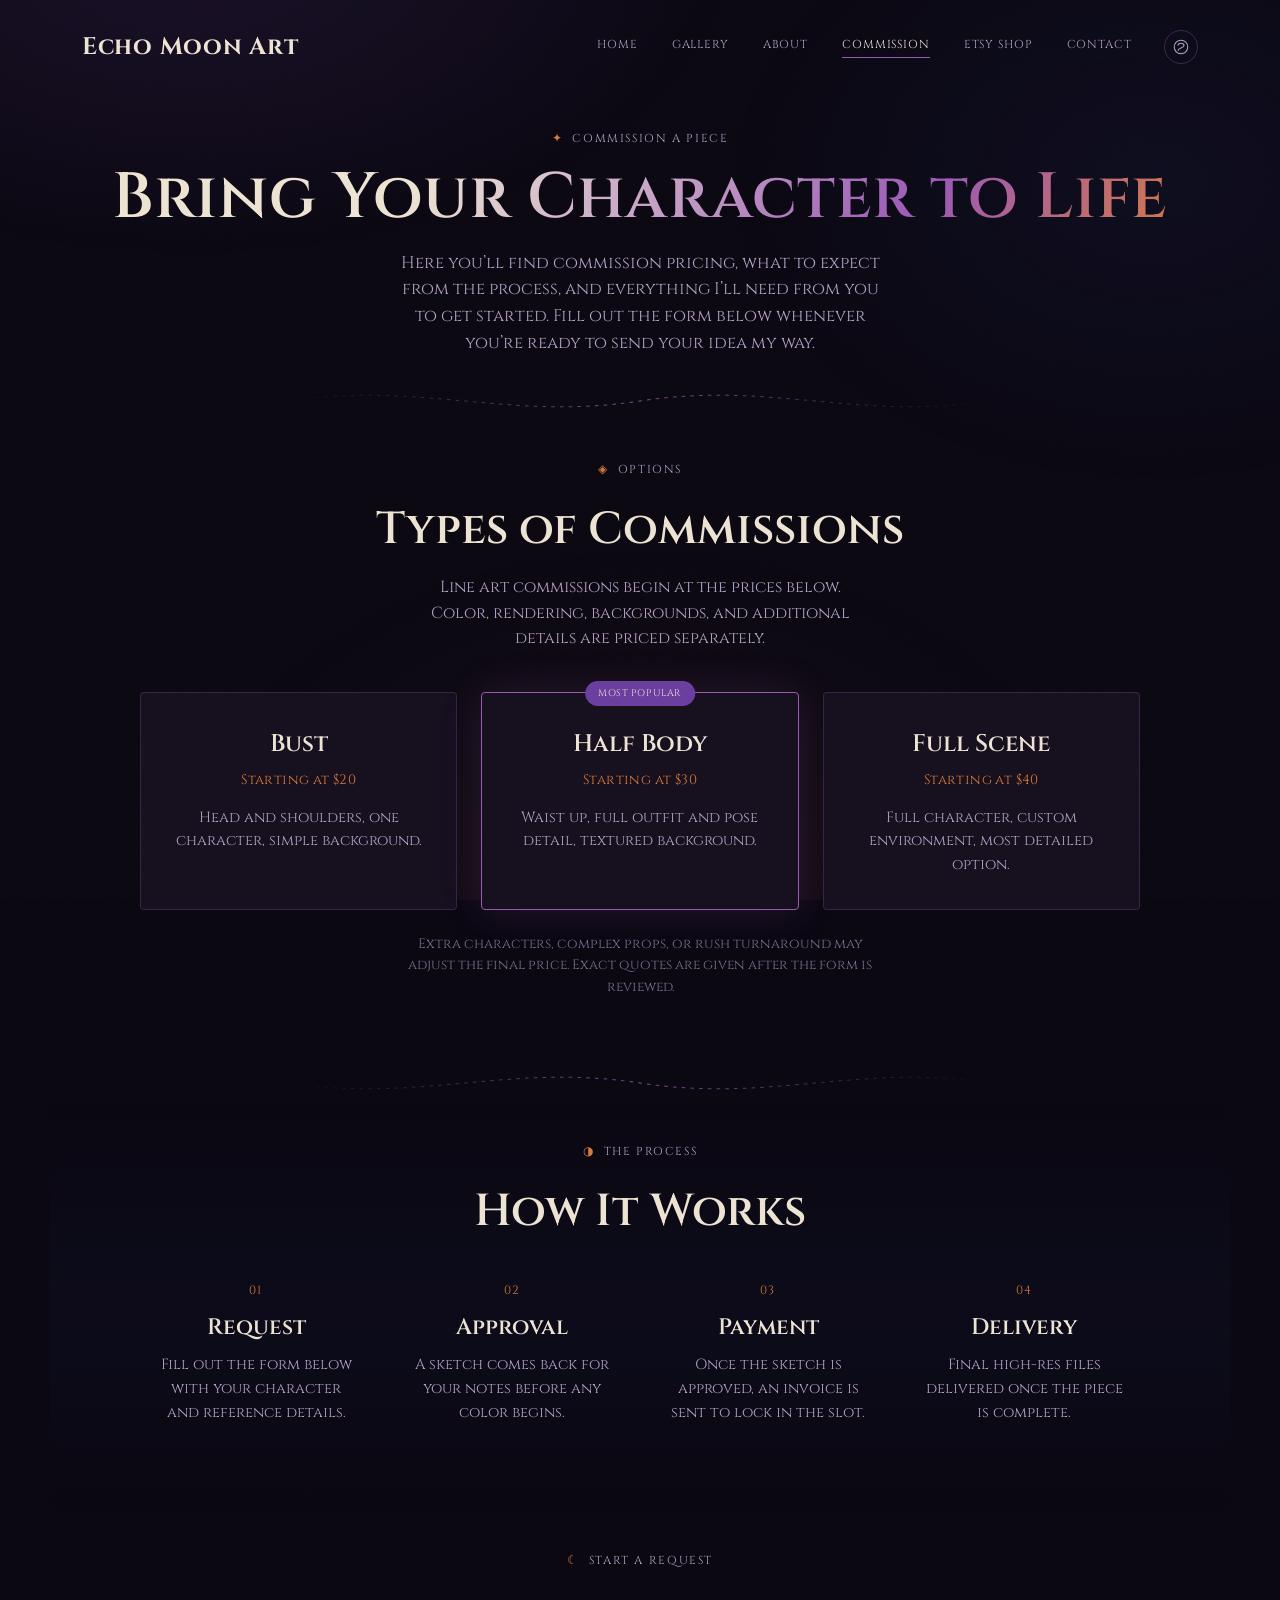
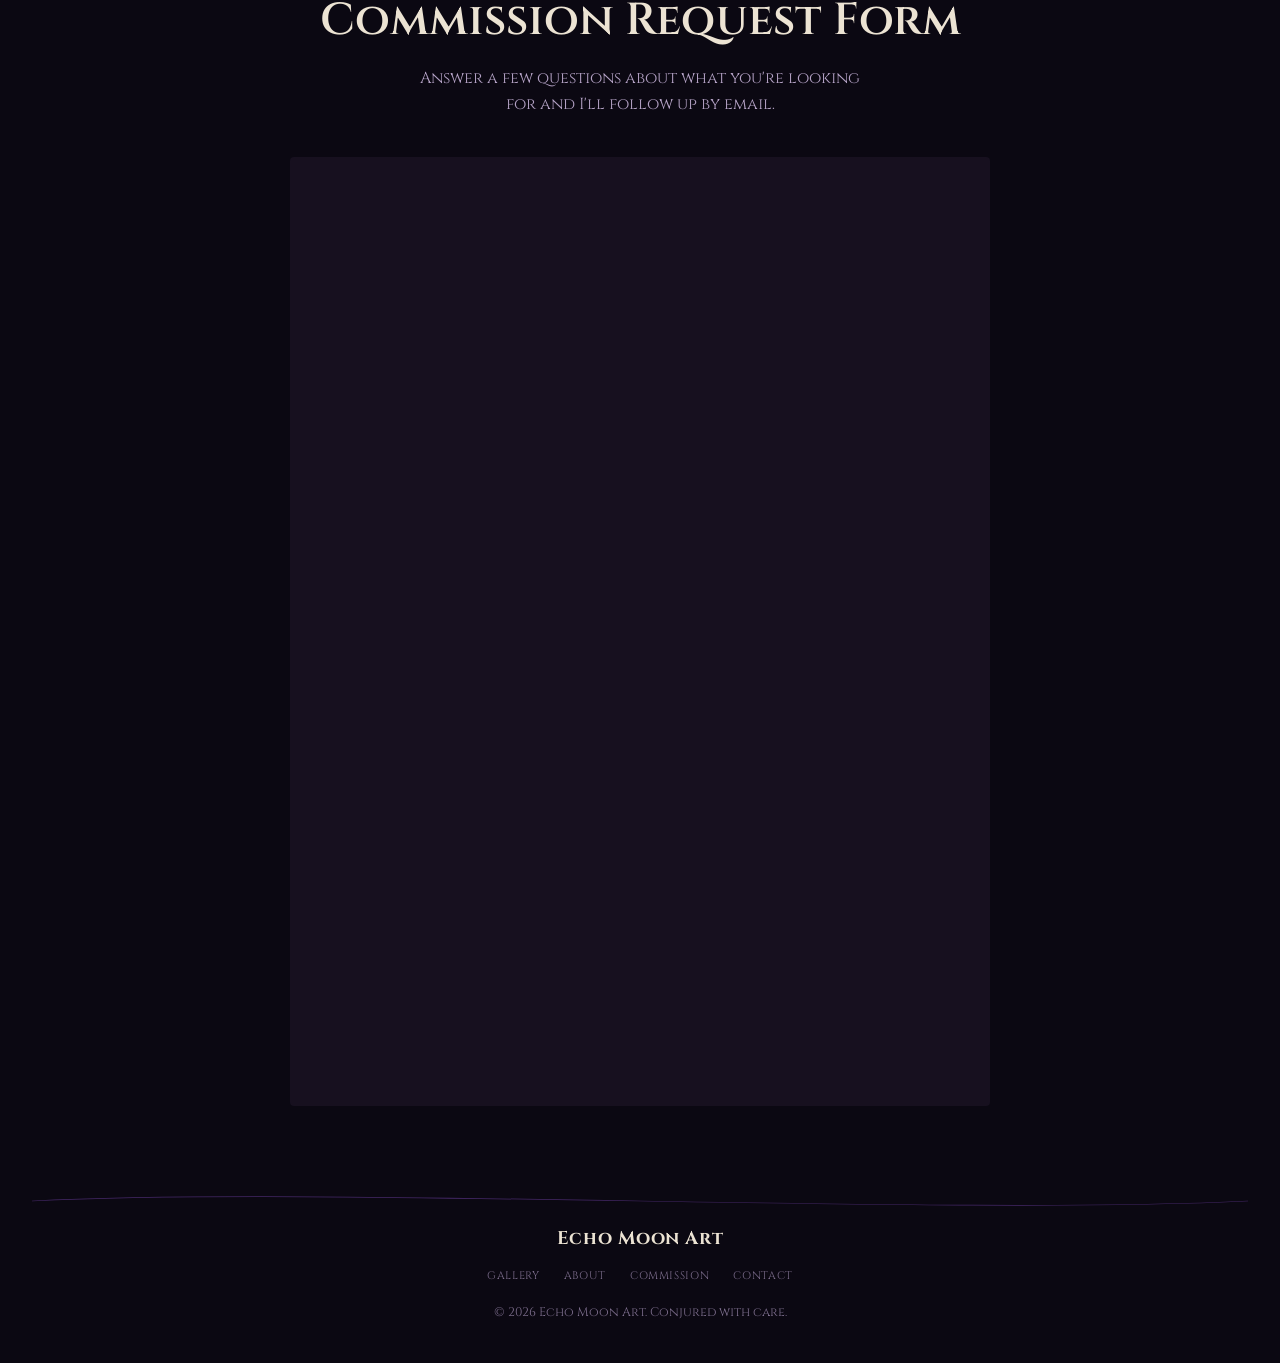
<file: html/commission.html>
<!DOCTYPE html>
<html lang="en">
<head>
    <meta charset="UTF-8">
    <meta name="viewport" content="width=device-width, initial-scale=1.0">
    <title>Commission — Echo Moon Art</title>
    <meta name="description" content="Commission a custom character piece from Echo Moon Art.">

    <link rel="preconnect" href="https://fonts.googleapis.com">
    <link rel="preconnect" href="https://fonts.gstatic.com" crossorigin>
    <link href="https://fonts.googleapis.com/css2?family=Cinzel:wght@400;500;600;700;800&family=Jost:wght@300;400;500;600&family=Space+Mono:wght@400;700&display=swap" rel="stylesheet">

    <link rel="stylesheet" href="../css/style.css">
</head>
<body>

    <div class="grain-overlay" aria-hidden="true"></div>
    <div id="ember-field" class="ember-field" aria-hidden="true"></div>

    <header class="site-header">
        <a href="../index.html" class="wordmark">Echo Moon Art</a>

        <nav class="main-nav" aria-label="Primary">
            <a href="../index.html" class="nav-link">Home</a>
            <a href="gallery.html" class="nav-link">Gallery</a>
            <a href="about.html" class="nav-link">About</a>
            <a href="commission.html" class="nav-link is-active">Commission</a>
            <a href="https://echomooncrafts.etsy.com/" class="nav-link" target="_blank" rel="noopener noreferrer">Etsy Shop</a>
            <a href="contact.html" class="nav-link">Contact</a>
        </nav>

        <a href="login.html" class="login-glyph" aria-label="Artist login" title="Artist login">
            <svg viewBox="0 0 24 24" width="18" height="18" fill="none" stroke="currentColor" stroke-width="1.4">
                <circle cx="12" cy="12" r="9" />
                <path d="M8 10c0-2 1.8-3 4-3s4 1 4 3-1.8 2.5-4 3.4C9.8 14.3 8 15 8 17" />
                <circle cx="12" cy="20" r=".6" fill="currentColor" stroke="none" />
            </svg>
        </a>

        <button class="nav-toggle" id="navToggle" aria-label="Toggle menu" aria-expanded="false">
            <span></span><span></span><span></span>
        </button>
    </header>

    <main>

        <!-- COMMISSION HERO -->
        <section class="page-hero">
            <p class="eyebrow eyebrow-center"><span class="moon-glyph">✦</span> commission a piece</p>
            <h1 class="page-title">Bring Your Character to Life</h1>
            <p class="page-sub">Here you’ll find commission pricing, what to expect from the process, and everything I’ll need from you to get started. Fill out the form below whenever you’re ready to send your idea my way.</p>
        </section>

        <svg class="vine-divider" viewBox="0 0 800 60" preserveAspectRatio="none" aria-hidden="true">
            <path class="vine-path" d="M0,30 C150,0 250,60 400,30 C550,0 650,60 800,30" fill="none" stroke="url(#vineGrad)" stroke-width="1.5" />
            <defs>
                <linearGradient id="vineGrad" x1="0" y1="0" x2="1" y2="0">
                    <stop offset="0%" stop-color="#9b59b6" stop-opacity="0" />
                    <stop offset="50%" stop-color="#9b59b6" stop-opacity="0.8" />
                    <stop offset="100%" stop-color="#9b59b6" stop-opacity="0" />
                </linearGradient>
            </defs>
        </svg>

        <!-- TIERS -->
        <section class="section" id="tiers">
            <p class="eyebrow eyebrow-center"><span class="moon-glyph">◈</span> options</p>
            <h2 class="section-title">Types of Commissions</h2>
            <p class="section-sub">Line art commissions begin at the prices below. Color, rendering, backgrounds, and additional details are priced separately.</p>

            <div class="tier-grid">
                <div class="tier-card">
                    <h3 class="tier-name">Bust</h3>
                    <p class="tier-price">Starting at $20</p>
                    <p class="tier-desc">Head and shoulders, one character, simple background.</p>
                </div>
                <div class="tier-card tier-card-featured">
                    <span class="tier-badge">Most popular</span>
                    <h3 class="tier-name">Half Body</h3>
                    <p class="tier-price">Starting at $30</p>
                    <p class="tier-desc">Waist up, full outfit and pose detail, textured background.</p>
                </div>
                <div class="tier-card">
                    <h3 class="tier-name">Full Scene</h3>
                    <p class="tier-price">Starting at $40</p>
                    <p class="tier-desc">Full character, custom environment, most detailed option.</p>
                </div>
            </div>

            <p class="tier-note">Extra characters, complex props, or rush turnaround may adjust the final price. Exact quotes are given after the form is reviewed.</p>
        </section>

        <svg class="vine-divider" viewBox="0 0 800 60" preserveAspectRatio="none" aria-hidden="true">
            <path class="vine-path" d="M0,30 C150,60 250,0 400,30 C550,60 650,0 800,30" fill="none" stroke="url(#vineGrad)" stroke-width="1.5" />
        </svg>

        <!-- HOW IT WORKS -->
        <section class="section section-alt">
            <p class="eyebrow eyebrow-center"><span class="moon-glyph">◑</span> the process</p>
            <h2 class="section-title">How It Works</h2>

            <div class="process-steps">
                <div class="process-step">
                    <span class="process-number">01</span>
                    <h3 class="process-title">Request</h3>
                    <p class="process-desc">Fill out the form below with your character and reference details.</p>
                </div>
                <div class="process-step">
                    <span class="process-number">02</span>
                    <h3 class="process-title">Approval</h3>
                    <p class="process-desc">A sketch comes back for your notes before any color begins.</p>
                </div>
                <div class="process-step">
                    <span class="process-number">03</span>
                    <h3 class="process-title">Payment</h3>
                    <p class="process-desc">Once the sketch is approved, an invoice is sent to lock in the slot.</p>
                </div>
                <div class="process-step">
                    <span class="process-number">04</span>
                    <h3 class="process-title">Delivery</h3>
                    <p class="process-desc">Final high-res files delivered once the piece is complete.</p>
                </div>
            </div>
        </section>

        <!-- FORM EMBED -->
        <section class="section" id="request-form">
            <p class="eyebrow eyebrow-center"><span class="moon-glyph">☾</span> start a request</p>
            <h2 class="section-title">Commission Request Form</h2>
            <p class="section-sub">Answer a few questions about what you're looking for and I'll follow up by email.</p>

            <!--
                GOOGLE FORM EMBED GOES HERE.

                Once the Google Form exists, replace the .form-placeholder div
                below with the embed iframe, e.g.:

                <iframe
                    src="https://docs.google.com/forms/d/e/FORM_ID/viewform?embedded=true"
                    class="form-embed"
                    loading="lazy"
                    title="Echo Moon Art commission request form">
                    Loading form…
                </iframe>

                The .form-embed class already has sizing/styling rules in
                style.css, so no extra CSS should be needed.
            -->
            <iframe src="https://docs.google.com/forms/d/e/1FAIpQLScQwfaAHBJkD1ExjKwEsjhILm636Ji9Vij1FRLPr3W7UNNlVQ/viewform?embedded=true" class="form-embed" height="949" frameborder="0" marginheight="0" marginwidth="0" title="Echo Moon Art commission request form">Loading…</iframe>
        </section>

    </main>

    <footer class="site-footer">
        <svg class="vine-divider vine-divider-footer" viewBox="0 0 800 40" preserveAspectRatio="none" aria-hidden="true">
            <path d="M0,20 C200,0 600,40 800,20" fill="none" stroke="#6b3fa0" stroke-width="1" opacity="0.6" />
        </svg>

        <div class="footer-inner">
            <span class="wordmark wordmark-small">Echo Moon Art</span>
            <nav class="footer-nav" aria-label="Footer">
                <a href="gallery.html">Gallery</a>
                <a href="about.html">About</a>
                <a href="commission.html">Commission</a>
                <a href="contact.html">Contact</a>
            </nav>
            <p class="footer-note">© <span id="year"></span> Echo Moon Art. Conjured with care.</p>
        </div>
    </footer>

    <script src="../js/script.js"></script>
</body>
</html>
</file>
<file: css/style.css>
/* =========================================================
   Echo Moon Art — Whimsigoth design system
   Palette: black / deep purple / velvet violet / deep blue / burnt orange
   ========================================================= */

:root {
    --bg: #0b0812;
    --bg-alt: #130d1c;
    --bg-card: #17101f;
    --purple-deep: #3d2159;
    --purple-mid: #6b3fa0;
    --violet: #9b59b6;
    --blue-deep: #1b2350;
    --orange: #d97a3d;
    --ink: #ece3d3;
    --ink-dim: #b3a1c4;
    --ink-faint: #7c6d8c;
    --font-display: 'Cinzel', 'Georgia', serif;
    --font-body: 'Cinzel', 'Georgia', serif;
    --font-mono: 'Cinzel', monospace;
    --radius: 4px;
    --max-width: 1180px;
    --shadow-glow: 0 0 40px rgba(155, 89, 182, 0.18);
}

* {
    box-sizing: border-box;
}

html {
    scroll-behavior: smooth;
}

@media (prefers-reduced-motion: reduce) {
    html {
        scroll-behavior: auto;
    }

    *, *::before, *::after {
        animation-duration: 0.001ms !important;
        animation-iteration-count: 1 !important;
        transition-duration: 0.001ms !important;
    }
}

body {
    margin: 0;
    background: var(--bg);
    color: var(--ink);
    font-family: var(--font-body);
    font-weight: 400;
    line-height: 1.6;
    position: relative;
    overflow-x: hidden;
}

    /* subtle background wash so black isn't flat */
    body::before {
        content: "";
        position: fixed;
        inset: 0;
        z-index: 0;
        background: radial-gradient(ellipse 900px 500px at 15% -5%, rgba(107, 63, 160, 0.16), transparent 60%), radial-gradient(ellipse 700px 500px at 90% 20%, rgba(27, 35, 80, 0.22), transparent 60%), radial-gradient(ellipse 800px 600px at 50% 100%, rgba(217, 122, 61, 0.06), transparent 60%);
        pointer-events: none;
    }

.grain-overlay {
    position: fixed;
    inset: 0;
    z-index: 1;
    pointer-events: none;
    opacity: 0.035;
    background-image: url("data:image/svg+xml,%3Csvg xmlns='http://www.w3.org/2000/svg' width='90' height='90'%3E%3Cfilter id='n'%3E%3CfeTurbulence type='fractalNoise' baseFrequency='0.9' numOctaves='2' stitchTiles='stitch'/%3E%3C/filter%3E%3Crect width='100%25' height='100%25' filter='url(%23n)'/%3E%3C/svg%3E");
    mix-blend-mode: overlay;
}

.ember-field {
    position: fixed;
    inset: 0;
    z-index: 1;
    pointer-events: none;
    overflow: hidden;
}

a {
    color: inherit;
    text-decoration: none;
}

h1, h2, h3 {
    font-family: var(--font-display);
    font-weight: 600;
    margin: 0;
}

/* ---------- header ---------- */
.site-header {
    position: relative;
    z-index: 10;
    display: flex;
    align-items: center;
    justify-content: space-between;
    gap: 2rem;
    max-width: var(--max-width);
    margin: 0 auto;
    padding: 1.75rem 2rem 1rem;
}

.wordmark {
    font-family: var(--font-display);
    font-size: 1.5rem;
    font-weight: 700;
    letter-spacing: 0.03em;
    color: var(--ink);
}

.wordmark-spark {
    color: var(--orange);
}

.wordmark-small {
    font-size: 1.15rem;
}

.main-nav {
    display: flex;
    gap: 2.1rem;
    margin-left: auto;
}

.nav-link {
    font-family: var(--font-mono);
    font-size: 0.72rem;
    letter-spacing: 0.08em;
    text-transform: uppercase;
    color: var(--ink-dim);
    position: relative;
    padding-bottom: 4px;
    transition: color 0.25s ease;
}

    .nav-link::after {
        content: "";
        position: absolute;
        left: 0;
        right: 100%;
        bottom: 0;
        height: 1px;
        background: var(--violet);
        transition: right 0.3s ease;
    }

    .nav-link:hover, .nav-link.is-active {
        color: var(--ink);
    }

        .nav-link:hover::after, .nav-link.is-active::after {
            right: 0;
        }

.login-glyph {
    display: inline-flex;
    align-items: center;
    justify-content: center;
    width: 34px;
    height: 34px;
    border: 1px solid rgba(155,89,182,0.35);
    border-radius: 50%;
    color: var(--ink-dim);
    transition: color 0.25s ease, border-color 0.25s ease;
}

    .login-glyph:hover {
        color: var(--violet);
        border-color: var(--violet);
    }

.nav-toggle {
    display: none;
    flex-direction: column;
    gap: 5px;
    background: none;
    border: none;
    cursor: pointer;
    padding: 6px;
}

    .nav-toggle span {
        width: 22px;
        height: 1.5px;
        background: var(--ink);
        display: block;
    }

/* ---------- hero ---------- */
.hero {
    position: relative;
    z-index: 5;
    max-width: var(--max-width);
    margin: 0 auto;
    padding: 3rem 2rem 2rem;
    text-align: center;
    display: flex;
    flex-direction: column;
    align-items: center;
}

.hero-moon {
    width: 130px;
    height: 130px;
    margin-bottom: 0.5rem;
    animation: moon-drift 8s ease-in-out infinite;
}

@keyframes moon-drift {
    0%, 100% {
        transform: translateY(0);
    }

    50% {
        transform: translateY(-8px);
    }
}

.eyebrow {
    font-family: var(--font-mono);
    font-size: 0.72rem;
    letter-spacing: 0.14em;
    text-transform: uppercase;
    color: var(--ink-dim);
    margin: 0 0 0.9rem;
}

.eyebrow-center {
    text-align: center;
}

.moon-glyph {
    color: var(--orange);
    margin-right: 0.4em;
}

.hero-title {
    font-size: clamp(3.2rem, 9vw, 6.2rem);
    letter-spacing: 0.01em;
    background: linear-gradient(120deg, var(--ink) 30%, var(--violet) 75%, var(--orange) 100%);
    -webkit-background-clip: text;
    background-clip: text;
    color: transparent;
    line-height: 1.05;
}

.hero-sub {
    max-width: 46ch;
    color: var(--ink-dim);
    font-size: 1.05rem;
    margin: 1.3rem 0 2.2rem;
}

.hero-actions {
    display: flex;
    gap: 1rem;
    flex-wrap: wrap;
    justify-content: center;
    margin-bottom: 3rem;
}

.btn {
    font-family: var(--font-mono);
    font-size: 0.75rem;
    letter-spacing: 0.08em;
    text-transform: uppercase;
    padding: 0.95rem 1.9rem;
    border-radius: var(--radius);
    transition: transform 0.25s ease, box-shadow 0.25s ease, background 0.25s ease, border-color 0.25s ease;
    display: inline-block;
}

.btn-primary {
    background: linear-gradient(135deg, var(--purple-mid), var(--purple-deep));
    color: var(--ink);
    box-shadow: var(--shadow-glow);
}

    .btn-primary:hover {
        transform: translateY(-2px);
        box-shadow: 0 0 55px rgba(155,89,182,0.32);
    }

.btn-ghost {
    color: var(--ink);
    border: 1px solid rgba(217,122,61,0.5);
}

    .btn-ghost:hover {
        border-color: var(--orange);
        background: rgba(217,122,61,0.08);
        transform: translateY(-2px);
    }

/* ---------- vine divider (signature element) ---------- */
.vine-divider {
    width: 100%;
    max-width: 700px;
    height: 40px;
    margin: 0 auto;
    display: block;
    overflow: visible;
}

.vine-path {
    stroke-dasharray: 4 6;
    animation: vine-sway 6s ease-in-out infinite;
}

@keyframes vine-sway {
    0%, 100% {
        stroke-dashoffset: 0;
    }

    50% {
        stroke-dashoffset: 14;
    }
}

.vine-divider-footer {
    max-width: 100%;
    height: 30px;
    margin-bottom: 0.5rem;
}

/* ---------- sections ---------- */
.section {
    position: relative;
    z-index: 5;
    max-width: var(--max-width);
    margin: 0 auto;
    padding: 2.5rem 2rem 4rem;
}

.section-alt {
    background: linear-gradient(180deg, transparent, rgba(27,35,80,0.14), transparent);
}

.section-title {
    font-size: clamp(2rem, 4vw, 2.8rem);
    text-align: center;
    margin-bottom: 0.6rem;
}

.section-sub {
    text-align: center;
    color: var(--ink-dim);
    max-width: 46ch;
    margin: 0 auto 2.5rem;
}

#featured .section-title {
    margin-bottom: 2.5rem;
}

/* ---------- work grid ---------- */
.work-grid {
    display: grid;
    grid-template-columns: repeat(4, 1fr);
    gap: 1.4rem;
}

.work-card {
    margin: 0;
}

.work-frame {
    aspect-ratio: 3/4;
    border-radius: var(--radius);
    overflow: hidden;
    background: var(--bg-card);
    border: 1px solid rgba(155,89,182,0.2);
    position: relative;
    transition: border-color 0.3s ease, transform 0.3s ease;
}

    .work-frame::after {
        content: "";
        position: absolute;
        inset: 0;
        box-shadow: inset 0 0 30px rgba(0,0,0,0.5);
        pointer-events: none;
    }

    .work-frame img {
        width: 100%;
        height: 100%;
        object-fit: cover;
        display: block;
    }

.work-card:hover .work-frame {
    border-color: var(--violet);
    transform: translateY(-4px);
}

.work-card figcaption {
    display: flex;
    flex-direction: column;
    margin-top: 0.7rem;
    text-align: center;
}

.work-name {
    font-family: var(--font-display);
    font-size: 1.05rem;
    letter-spacing: 0.04em;
}

.work-tag {
    font-family: var(--font-mono);
    font-size: 0.62rem;
    letter-spacing: 0.08em;
    text-transform: uppercase;
    color: var(--ink-faint);
    margin-top: 0.2rem;
}

.see-all-link {
    display: block;
    text-align: center;
    margin-top: 2.5rem;
    font-family: var(--font-mono);
    font-size: 0.75rem;
    letter-spacing: 0.06em;
    text-transform: uppercase;
    color: var(--orange);
    transition: opacity 0.25s ease;
}

    .see-all-link:hover {
        opacity: 0.7;
    }

/* ---------- WIP categories ---------- */
.wip-categories {
    display: grid;
    grid-template-columns: repeat(3, 1fr);
    gap: 1.5rem;
    max-width: 800px;
    margin: 0 auto;
}

.wip-card {
    background: var(--bg-card);
    border: 1px solid rgba(107,63,160,0.3);
    border-radius: var(--radius);
    padding: 2.2rem 1rem;
    text-align: center;
    display: flex;
    flex-direction: column;
    align-items: center;
    gap: 0.8rem;
    transition: border-color 0.3s ease, transform 0.3s ease, background 0.3s ease;
}

    .wip-card:hover {
        border-color: var(--violet);
        transform: translateY(-4px);
        background: rgba(107,63,160,0.08);
    }

.wip-icon {
    font-size: 1.6rem;
    color: var(--violet);
}

.wip-label {
    font-family: var(--font-mono);
    font-size: 0.72rem;
    letter-spacing: 0.06em;
    text-transform: uppercase;
    color: var(--ink-dim);
}

/* ---------- about teaser ---------- */
.about-teaser-inner {
    display: flex;
    align-items: center;
    gap: 3rem;
    max-width: 900px;
    margin: 0 auto;
}

.about-portrait {
    width: 130px;
    height: 130px;
    flex-shrink: 0;
}

.artist-photo {
    width: 100%;
    height: 100%;
    object-fit: cover;
    border-radius: 50%;
    border: 1px solid rgba(155,89,182,0.4);
    box-shadow: 0 0 24px rgba(155,89,182,0.2);
}

.about-teaser-text p:not(.eyebrow) {
    color: var(--ink-dim);
    max-width: 52ch;
}

.about-teaser-text .section-title {
    text-align: left;
    margin-bottom: 0.8rem;
}

.about-teaser-text .eyebrow {
    text-align: left;
}

/* ---------- footer ---------- */
.site-footer {
    position: relative;
    z-index: 5;
    padding: 1rem 2rem 2.5rem;
    text-align: center;
}

.footer-inner {
    display: flex;
    flex-direction: column;
    align-items: center;
    gap: 0.8rem;
}

.footer-nav {
    display: flex;
    gap: 1.5rem;
}

    .footer-nav a {
        font-family: var(--font-mono);
        font-size: 0.68rem;
        letter-spacing: 0.06em;
        text-transform: uppercase;
        color: var(--ink-faint);
        transition: color 0.25s ease;
    }

        .footer-nav a:hover {
            color: var(--violet);
        }

.footer-note {
    font-size: 0.78rem;
    color: var(--ink-faint);
    margin: 0.4rem 0 0;
}

/* ---------- floating embers (JS-generated) ---------- */
.ember {
    position: absolute;
    bottom: -3%;
    border-radius: 50%;
    animation-name: ember-rise;
    animation-timing-function: linear;
    animation-iteration-count: infinite;
}

.ember-glow {
    width: 100%;
    height: 100%;
    border-radius: 50%;
    animation-name: ember-flicker;
    animation-timing-function: ease-in-out;
    animation-iteration-count: infinite;
}

@keyframes ember-rise {
    0% {
        transform: translateY(0) translateX(0);
        opacity: 0;
    }

    8% {
        opacity: 1;
    }

    85% {
        opacity: 0.7;
    }

    100% {
        transform: translateY(-108vh) translateX(var(--drift, 30px));
        opacity: 0;
    }
}

@keyframes ember-flicker {
    0%, 100% {
        opacity: 1;
    }

    50% {
        opacity: 0.35;
    }
}

/* ---------- responsive ---------- */
@media (max-width: 860px) {
    .main-nav {
        display: none;
    }

    .nav-toggle {
        display: flex;
    }

    .work-grid {
        grid-template-columns: repeat(2, 1fr);
    }

    .wip-categories {
        grid-template-columns: 1fr;
    }

    .about-teaser-inner {
        flex-direction: column;
        text-align: center;
        gap: 1.5rem;
    }

    .about-teaser-text .section-title, .about-teaser-text .eyebrow {
        text-align: center;
    }

    .about-teaser-text p:not(.eyebrow) {
        max-width: 100%;
    }

    .main-nav.is-open {
        display: flex;
        flex-direction: column;
        position: absolute;
        top: 100%;
        left: 0;
        right: 0;
        background: var(--bg-alt);
        padding: 1.5rem 2rem;
        gap: 1.2rem;
        border-bottom: 1px solid rgba(155,89,182,0.25);
    }
}

@media (max-width: 560px) {
    .work-grid {
        grid-template-columns: 1fr 1fr;
        gap: 1rem;
    }

    .hero-title {
        font-size: clamp(2.6rem, 13vw, 4rem);
    }
}

/* ---------- focus visibility ---------- */
a:focus-visible, button:focus-visible {
    outline: 2px solid var(--violet);
    outline-offset: 3px;
}

/* =========================================================
   Gallery + About page additions
   ========================================================= */

/* ---------- generic page hero (gallery / about) ---------- */
.page-hero {
    position: relative;
    z-index: 5;
    max-width: var(--max-width);
    margin: 0 auto;
    padding: 3rem 2rem 1.5rem;
    text-align: center;
}

.page-title {
    font-size: clamp(2.6rem, 6vw, 4rem);
    letter-spacing: 0.01em;
    background: linear-gradient(120deg, var(--ink) 30%, var(--violet) 75%, var(--orange) 100%);
    -webkit-background-clip: text;
    background-clip: text;
    color: transparent;
    line-height: 1.1;
}

.page-sub {
    max-width: 50ch;
    margin: 1rem auto 0;
    color: var(--ink-dim);
    font-size: 1.05rem;
}

/* ---------- filter bar (gallery) ---------- */
.filter-bar {
    display: flex;
    flex-wrap: wrap;
    justify-content: center;
    gap: 0.7rem;
    margin-bottom: 2.5rem;
}

.filter-btn {
    font-family: var(--font-mono);
    font-size: 0.68rem;
    letter-spacing: 0.06em;
    text-transform: uppercase;
    color: var(--ink-dim);
    background: transparent;
    border: 1px solid rgba(155,89,182,0.3);
    border-radius: 999px;
    padding: 0.55rem 1.1rem;
    cursor: pointer;
    transition: color 0.25s ease, border-color 0.25s ease, background 0.25s ease;
}

    .filter-btn:hover {
        color: var(--ink);
        border-color: var(--violet);
    }

    .filter-btn.is-active {
        color: var(--ink);
        background: rgba(155,89,182,0.16);
        border-color: var(--violet);
    }

.work-card.is-hidden {
    display: none;
}

.empty-state {
    text-align: center;
    color: var(--ink-faint);
    font-family: var(--font-mono);
    font-size: 0.8rem;
    letter-spacing: 0.04em;
    padding: 2rem 0;
}

/* ---------- behind the bloom subsections (gallery) ---------- */
.bts-subsection {
    max-width: 900px;
    margin: 0 auto 3rem;
}

    .bts-subsection:last-child {
        margin-bottom: 0;
    }

.bts-heading {
    display: flex;
    align-items: center;
    gap: 0.6rem;
    font-size: 1.3rem;
    color: var(--ink);
    margin-bottom: 1.1rem;
    justify-content: center;
}

    .bts-heading .wip-icon {
        font-size: 1.1rem;
    }

.bts-row {
    display: grid;
    grid-template-columns: repeat(4, 1fr);
    gap: 1rem;
}

.bts-slot {
    aspect-ratio: 4/3;
    border: 1px dashed rgba(155,89,182,0.35);
    border-radius: var(--radius);
    display: flex;
    align-items: center;
    justify-content: center;
    text-align: center;
    background: rgba(155,89,182,0.04);
    transition: border-color 0.25s ease, background 0.25s ease;
}

    .bts-slot span {
        font-family: var(--font-mono);
        font-size: 0.65rem;
        letter-spacing: 0.05em;
        text-transform: uppercase;
        color: var(--ink-faint);
        padding: 0 0.5rem;
    }

    .bts-slot:hover {
        border-color: var(--violet);
        background: rgba(155,89,182,0.08);
    }

/* ---------- about hero ---------- */
.about-hero {
    position: relative;
    z-index: 5;
    max-width: var(--max-width);
    margin: 0 auto;
    padding: 3rem 2rem 1.5rem;
    text-align: center;
    display: flex;
    flex-direction: column;
    align-items: center;
}

.about-hero-portrait {
    width: 150px;
    height: 150px;
    margin-bottom: 0.5rem;
    animation: moon-drift 8s ease-in-out infinite;
}

/* ---------- bio ---------- */
.bio-section {
    max-width: 720px;
}

.bio-text {
    color: var(--ink-dim);
    font-size: 1.05rem;
    margin: 0 0 1.3rem;
}

    .bio-text:last-child {
        margin-bottom: 0;
    }

/* ---------- process steps ---------- */
.process-steps {
    display: grid;
    grid-template-columns: repeat(4, 1fr);
    gap: 1.5rem;
    max-width: 1000px;
    margin: 0 auto;
}

.process-step {
    text-align: center;
    padding: 1.5rem 1rem;
    position: relative;
}

.process-number {
    display: block;
    font-family: var(--font-mono);
    font-size: 0.75rem;
    color: var(--orange);
    letter-spacing: 0.1em;
    margin-bottom: 0.6rem;
}

.process-title {
    font-size: 1.4rem;
    margin-bottom: 0.5rem;
}

.process-desc {
    color: var(--ink-dim);
    font-size: 0.92rem;
    margin: 0;
}

/* ---------- quick facts ---------- */
.facts-grid {
    display: flex;
    flex-wrap: wrap;
    justify-content: center;
    gap: 0.8rem;
    max-width: 800px;
    margin: 0 auto;
}

.fact-chip {
    font-family: var(--font-mono);
    font-size: 0.7rem;
    letter-spacing: 0.04em;
    text-transform: uppercase;
    color: var(--ink-dim);
    border: 1px solid rgba(107,63,160,0.35);
    border-radius: 999px;
    padding: 0.6rem 1.1rem;
    background: var(--bg-card);
}

/* ---------- cta banner ---------- */
.cta-banner {
    text-align: center;
    padding-bottom: 5rem;
}

    .cta-banner .section-sub {
        margin-bottom: 2rem;
    }

/* ---------- responsive additions ---------- */
@media (max-width: 860px) {
    .process-steps {
        grid-template-columns: repeat(2, 1fr);
    }

    .bts-row {
        grid-template-columns: repeat(2, 1fr);
    }
}

@media (max-width: 560px) {
    .filter-bar {
        gap: 0.5rem;
    }

    .filter-btn {
        font-size: 0.62rem;
        padding: 0.5rem 0.85rem;
    }

    .process-steps {
        grid-template-columns: 1fr;
    }

    .bts-row {
        grid-template-columns: 1fr 1fr;
    }
}

/* =========================================================
   Commission page additions
   ========================================================= */

/* ---------- tier cards ---------- */
.tier-grid {
    display: grid;
    grid-template-columns: repeat(3, 1fr);
    gap: 1.5rem;
    max-width: 1000px;
    margin: 0 auto 1.5rem;
}

.tier-card {
    background: var(--bg-card);
    border: 1px solid rgba(155,89,182,0.25);
    border-radius: var(--radius);
    padding: 2rem 1.5rem;
    text-align: center;
    position: relative;
    transition: border-color 0.3s ease, transform 0.3s ease;
}

    .tier-card:hover {
        border-color: var(--violet);
        transform: translateY(-4px);
    }

.tier-card-featured {
    border-color: var(--violet);
    box-shadow: var(--shadow-glow);
}

.tier-badge {
    position: absolute;
    top: -12px;
    left: 50%;
    transform: translateX(-50%);
    font-family: var(--font-mono);
    font-size: 0.6rem;
    letter-spacing: 0.06em;
    text-transform: uppercase;
    background: var(--purple-mid);
    color: var(--ink);
    padding: 0.3rem 0.8rem;
    border-radius: 999px;
    white-space: nowrap;
}

.tier-name {
    font-size: 1.5rem;
    margin-bottom: 0.4rem;
}

.tier-price {
    font-family: var(--font-mono);
    font-size: 0.85rem;
    color: var(--orange);
    letter-spacing: 0.03em;
    margin: 0 0 0.9rem;
}

.tier-desc {
    color: var(--ink-dim);
    font-size: 0.92rem;
    margin: 0;
}

.tier-note {
    text-align: center;
    color: var(--ink-faint);
    font-size: 0.85rem;
    max-width: 60ch;
    margin: 0 auto;
}

/* ---------- form embed placeholder ---------- */
.form-placeholder {
    max-width: 700px;
    margin: 0 auto;
    min-height: 320px;
    border: 1px dashed rgba(155,89,182,0.4);
    border-radius: var(--radius);
    background: rgba(155,89,182,0.04);
    display: flex;
    flex-direction: column;
    align-items: center;
    justify-content: center;
    gap: 0.8rem;
    text-align: center;
    padding: 2rem;
}

.form-placeholder-icon {
    font-size: 2rem;
    color: var(--violet);
}

.form-placeholder p {
    color: var(--ink-faint);
    font-family: var(--font-mono);
    font-size: 0.78rem;
    letter-spacing: 0.04em;
    text-transform: uppercase;
    max-width: 32ch;
    margin: 0;
}

/* real embed styling, ready for when the iframe is dropped in */
.form-embed {
    width: 100%;
    max-width: 700px;
    min-height: 900px;
    border: none;
    border-radius: var(--radius);
    display: block;
    margin: 0 auto;
    background: var(--bg-card);
}

/* ---------- responsive ---------- */
@media (max-width: 860px) {
    .tier-grid {
        grid-template-columns: 1fr;
    }
}

/* =========================================================
   Contact page additions
   ========================================================= */

.contact-section {
    max-width: 1000px;
}

.contact-layout {
    display: grid;
    grid-template-columns: 0.85fr 1.15fr;
    gap: 3rem;
    align-items: start;
}

.contact-intro-title {
    text-align: left;
    font-size: 1.9rem;
    margin-bottom: 0.9rem;
}

.contact-intro .eyebrow {
    text-align: left;
}

.contact-intro-text {
    color: var(--ink-dim);
    font-size: 0.95rem;
    margin: 0 0 1rem;
}

    .contact-intro-text:last-child {
        margin-bottom: 0;
    }

.inline-link {
    color: var(--orange);
    text-decoration: underline;
    text-underline-offset: 3px;
    transition: opacity 0.25s ease;
}

    .inline-link:hover {
        opacity: 0.75;
    }

/* ---------- form ---------- */
.contact-form {
    display: flex;
    flex-direction: column;
    gap: 1.3rem;
}

.form-field {
    display: flex;
    flex-direction: column;
    gap: 0.5rem;
}

    .form-field label {
        font-family: var(--font-mono);
        font-size: 0.68rem;
        letter-spacing: 0.06em;
        text-transform: uppercase;
        color: var(--ink-dim);
    }

    .form-field input,
    .form-field textarea {
        background: var(--bg-card);
        border: 1px solid rgba(155,89,182,0.25);
        border-radius: var(--radius);
        padding: 0.8rem 1rem;
        color: var(--ink);
        font-family: var(--font-body);
        font-size: 0.95rem;
        resize: vertical;
        transition: border-color 0.25s ease, box-shadow 0.25s ease;
    }

        .form-field input:focus,
        .form-field textarea:focus {
            outline: none;
            border-color: var(--violet);
            box-shadow: 0 0 0 3px rgba(155,89,182,0.15);
        }

        .form-field input::placeholder,
        .form-field textarea::placeholder {
            color: var(--ink-faint);
        }

/* honeypot: hidden from real users, still present for bots to fill in */
.form-field-honeypot {
    position: absolute;
    width: 1px;
    height: 1px;
    overflow: hidden;
    opacity: 0;
    pointer-events: none;
}

.form-submit {
    align-self: flex-start;
    border: none;
    cursor: pointer;
    font-family: var(--font-mono);
}

    .form-submit:disabled {
        opacity: 0.6;
        cursor: not-allowed;
    }

.form-status {
    font-family: var(--font-mono);
    font-size: 0.78rem;
    letter-spacing: 0.03em;
    padding: 0.7rem 1rem;
    border-radius: var(--radius);
    margin: 0;
}

.form-status-success {
    color: #b9e0c9;
    background: rgba(80, 180, 120, 0.1);
    border: 1px solid rgba(80, 180, 120, 0.3);
}

.form-status-error {
    color: #e3a7a7;
    background: rgba(200, 80, 80, 0.1);
    border: 1px solid rgba(200, 80, 80, 0.3);
}

/* ---------- responsive ---------- */
@media (max-width: 860px) {
    .contact-layout {
        grid-template-columns: 1fr;
        gap: 2rem;
    }

    .contact-intro-title, .contact-intro .eyebrow {
        text-align: center;
    }

    .contact-intro-text {
        text-align: center;
    }
}

/* =========================================================
   Login page additions
   ========================================================= */

.login-section {
    max-width: 480px;
    margin: 0 auto;
    padding: 4rem 2rem 6rem;
}

.login-card {
    background: var(--bg-card);
    border: 1px solid rgba(155,89,182,0.25);
    border-radius: var(--radius);
    padding: 2.5rem 2rem;
    text-align: center;
}

.login-title {
    font-size: 2rem;
    margin-bottom: 0.4rem;
}

.login-sub {
    color: var(--ink-dim);
    font-size: 0.92rem;
    margin: 0 0 2rem;
}

.login-form {
    display: flex;
    flex-direction: column;
    gap: 1.2rem;
    text-align: left;
}

.login-submit {
    border: none;
    cursor: pointer;
    width: 100%;
}

    .login-submit:disabled {
        opacity: 0.6;
        cursor: not-allowed;
    }

/* =========================================================
   Dashboard page additions
   ========================================================= */

.logout-glyph {
    display: inline-flex;
    align-items: center;
    justify-content: center;
    width: 34px;
    height: 34px;
    border: 1px solid rgba(155,89,182,0.35);
    border-radius: 50%;
    color: var(--ink-dim);
    background: transparent;
    cursor: pointer;
    transition: color 0.25s ease, border-color 0.25s ease;
}

    .logout-glyph:hover {
        color: var(--orange);
        border-color: var(--orange);
    }

.dashboard-section {
    max-width: 800px;
}

.dashboard-filter-bar {
    display: flex;
    justify-content: center;
    gap: 0.7rem;
    margin-bottom: 2rem;
}

.message-list {
    display: flex;
    flex-direction: column;
    gap: 1rem;
}

.message-card {
    background: var(--bg-card);
    border: 1px solid rgba(155,89,182,0.2);
    border-left: 3px solid rgba(155,89,182,0.2);
    border-radius: var(--radius);
    padding: 1.3rem 1.5rem;
    transition: border-color 0.25s ease;
}

.message-card-unread {
    border-left-color: var(--orange);
    background: rgba(217,122,61,0.05);
}

.message-card-header {
    display: flex;
    justify-content: space-between;
    align-items: baseline;
    gap: 1rem;
    flex-wrap: wrap;
    margin-bottom: 0.7rem;
}

.message-card-who {
    display: flex;
    flex-direction: column;
    gap: 0.2rem;
}

.message-card-name {
    font-family: var(--font-display);
    font-size: 1.15rem;
    color: var(--ink);
}

.message-card-email {
    font-family: var(--font-mono);
    font-size: 0.75rem;
    color: var(--orange);
    text-decoration: underline;
    text-underline-offset: 2px;
}

.message-card-date {
    font-family: var(--font-mono);
    font-size: 0.68rem;
    letter-spacing: 0.04em;
    color: var(--ink-faint);
    white-space: nowrap;
}

.message-card-body {
    color: var(--ink-dim);
    font-size: 0.95rem;
    line-height: 1.6;
    margin: 0 0 1rem;
    white-space: pre-wrap;
}

.message-card-actions {
    display: flex;
    gap: 0.8rem;
}

.message-action {
    font-family: var(--font-mono);
    font-size: 0.68rem;
    letter-spacing: 0.05em;
    text-transform: uppercase;
    color: var(--ink-dim);
    background: transparent;
    border: 1px solid rgba(155,89,182,0.3);
    border-radius: 999px;
    padding: 0.45rem 0.9rem;
    cursor: pointer;
    transition: color 0.25s ease, border-color 0.25s ease;
}

    .message-action:hover {
        color: var(--ink);
        border-color: var(--violet);
    }

.message-action-danger:hover {
    color: #e3a7a7;
    border-color: rgba(200,80,80,0.5);
}

/* ---------- responsive ---------- */
@media (max-width: 560px) {
    .message-card-header {
        flex-direction: column;
        gap: 0.3rem;
    }
}

/* =========================================================
   Lightbox — click any portfolio image to view it larger.
   Injected into the DOM by script.js; works on any page
   with .work-frame images (index.html, gallery.html, etc.)
   with no HTML changes needed.
   ========================================================= */

.work-frame {
    cursor: pointer;
    position: relative;
}

    /* subtle "click to enlarge" hint on hover, so it's discoverable */
    .work-frame::before {
        content: "⤢";
        position: absolute;
        top: 0.6rem;
        right: 0.6rem;
        width: 28px;
        height: 28px;
        display: flex;
        align-items: center;
        justify-content: center;
        background: rgba(11, 8, 18, 0.65);
        border: 1px solid rgba(155,89,182,0.4);
        border-radius: 50%;
        color: var(--ink);
        font-size: 0.9rem;
        opacity: 0;
        transform: scale(0.85);
        transition: opacity 0.2s ease, transform 0.2s ease;
        pointer-events: none;
        z-index: 2;
    }

.work-card:hover .work-frame::before {
    opacity: 1;
    transform: scale(1);
}

.lightbox {
    position: fixed;
    inset: 0;
    z-index: 1000;
    display: flex;
    align-items: center;
    justify-content: center;
    background: rgba(6, 4, 10, 0.88);
    backdrop-filter: blur(3px);
    opacity: 0;
    pointer-events: none;
    transition: opacity 0.25s ease;
    padding: 2rem;
}

    .lightbox.is-open {
        opacity: 1;
        pointer-events: auto;
    }

.lightbox-inner {
    position: relative;
    max-width: min(90vw, 1100px);
    max-height: 90vh;
    display: flex;
}

.lightbox-image {
    max-width: 100%;
    max-height: 90vh;
    display: block;
    border-radius: var(--radius);
    box-shadow: 0 0 60px rgba(155,89,182,0.25);
    transform: scale(0.96);
    transition: transform 0.25s ease;
}

.lightbox.is-open .lightbox-image {
    transform: scale(1);
}

.lightbox-close {
    position: absolute;
    top: -14px;
    right: -14px;
    width: 38px;
    height: 38px;
    display: flex;
    align-items: center;
    justify-content: center;
    background: var(--bg-card);
    border: 1px solid rgba(155,89,182,0.4);
    border-radius: 50%;
    color: var(--ink);
    font-size: 1.1rem;
    cursor: pointer;
    transition: color 0.2s ease, border-color 0.2s ease;
}

    .lightbox-close:hover {
        color: var(--orange);
        border-color: var(--orange);
    }

@media (max-width: 560px) {
    .lightbox-close {
        top: 0.5rem;
        right: 0.5rem;
    }
}
</file>
